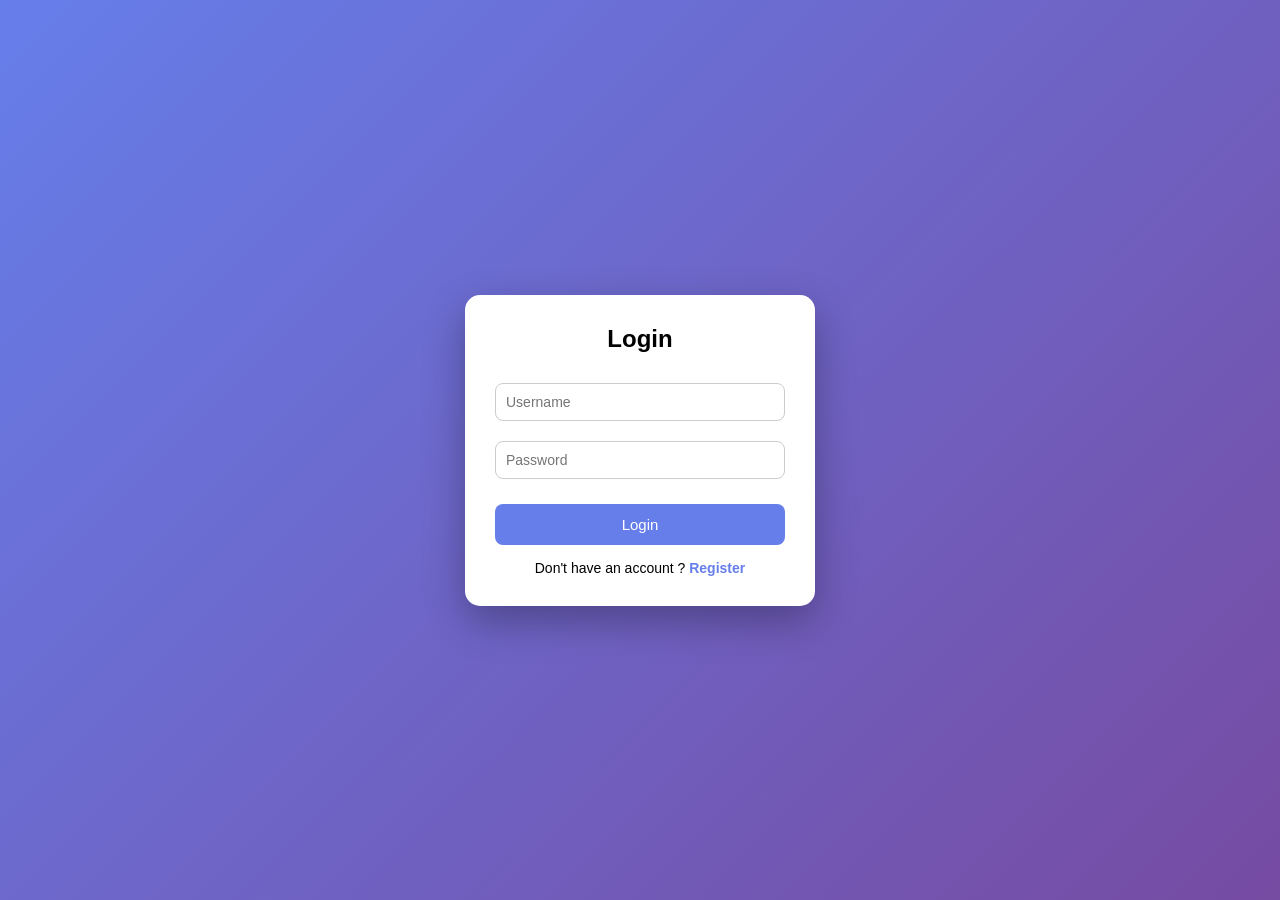
<file: index.html>
<!DOCTYPE html>
<html lang="en">
<head>
    <meta charset="UTF-8">
    <meta name="viewport" content="width=device-width, initial-scale=1.0">
    <title>Login</title>
    <link rel="stylesheet" href="style.css">

</head>
<body>
    <div class="container"> <!--This to create the center box-->
        <form>  <!--This is for the Login Form-->
            <h2>Login</h2>

            <input type="text" placeholder="Username" required> <!--this is for the username-->
            <input type="password" placeholder="Password" required> <!--this for the password-->
            <!-- now for the login button : -->
            <button type="submit">Login</button>
            <p>Don't have an account ? <a href="index2.html">Register</a></p> <!--if user does not have an account, click on register and gets directed to another page to register-->

        </form>
    </div>
</body>
</html>
</file>
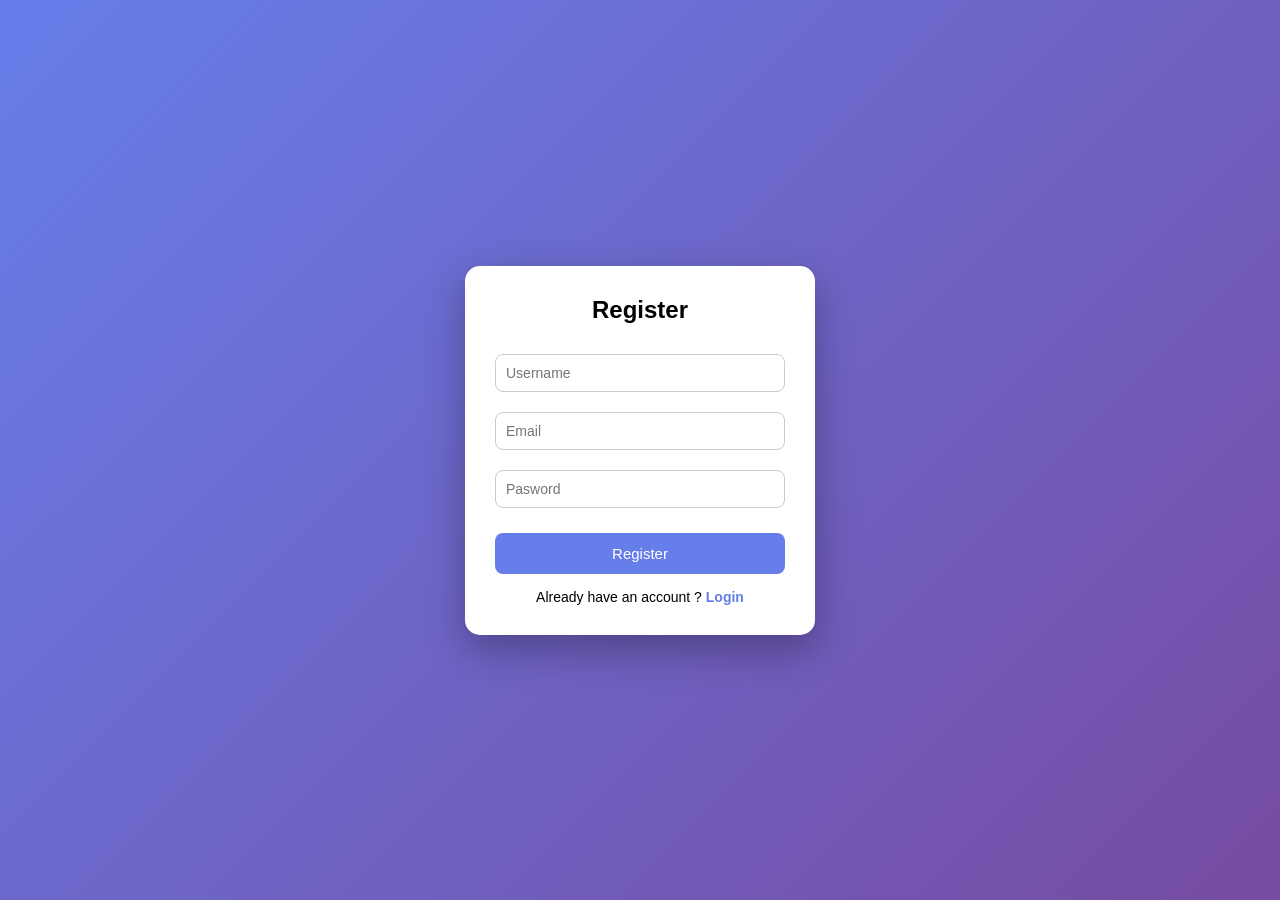
<file: index2.html>
<!DOCTYPE html>
<html lang="en">
<head>
    <meta charset="UTF-8">
    <meta name="viewport" content="width=device-width, initial-scale=1.0">
    <title>Register</title>
    <link rel="stylesheet" href="style.css">
</head>
<body>
    <div class="container">
        <form>
            <h2>Register</h2>

            <input type="text" placeholder="Username" required>  <!--This is for the Username-->
            <input type="email" placeholder="Email" required> <!--This is for the Email-->
            <input type="password" placeholder="Pasword" required>  <!--This is for the password -->
            <!-- now for the register button -->
             <button type="submit">Register</button>
            
             <!--Now if the user has an account, we can direct him to the login page by   -->
             <p>Already have an account ? <a href="index.html">Login</a></p>

        </form>
    </div>   
</body>
</html>
</file>
<file: style.css>
* {
    margin: 0px; /* Remove default spacing*/
    padding: 0px;
    box-sizing: border-box;
    font-family: 'Segoe UI', sans-serif;


}

/* now for the page layout */
body {
    height: 100vh; /*means 100% full view port/ full screen */
    display: flex;
    /* now to make the container the the center/middle of the page  */
    justify-content: center; /*center the items horizontally*/
    align-items: center; /* center the items vertically*/ 
    background: linear-gradient(
            135deg, /*direction of colour- bottom l;eft to top right-diagonal*/ 
            rgb(102,126,234),
             rgb(118,75,162) );
}

/* now for the container */
.container {
    width: 350px;
}

form {
    background: white;
    padding: 30px;
    border-radius: 15px;
    box-shadow: 0px 15px 40px rgba(0, 0, 0, 0.3);
    display: flex;
    flex-direction: column;
}

h2 {
    text-align: center;
    margin-bottom: 20px;

}

input {
    margin: 10px 0px; /*10px from top and 0px from bottom*/
    padding: 10px;
    border-radius: 8px;
    border: 1px solid rgb(204, 204, 204); /*light grey*/
    font-size: 14px;
}

/* button base */
button {
    margin-top: 15px;
    padding: 12px;
    border: none;
    border-radius: 8px;
    background: rgb(102, 126, 234); /*this is the main color*/
    color: white;
    cursor: pointer;
    font-size: 15px;
    position: relative; /*need for the glow */
    z-index: 1;
    overflow: hidden;
}

/* for the glow layer */
button::before {
    content: ""; /*creates a fake layer */

    position: absolute;
    top: -2px;
    left: -2px;

    width: calc(100% + 4px); /* this is to make it bigger than the button*/
    height: calc(100% + 4px);
    border-radius: 10px;
    /* for the gradient glow */
    background: linear-gradient(
        45deg,
        rgb(255,0,0),
        rgb(255,115,0),
        rgb(255,251,0),
        rgb(72,255,0),
        rgb(0,255,213),
        rgb(0,43,255),
        rgb(122,0,255),
        rgb(255,0,200),
    );
    z-index: -1;
    filter: blur(8px); /*soft glow*/
    opacity: 0;
    transition: opacity 0.3s ease-in-out;

}

/* to show glow on hover */
button:hover::before {
    opacity: 1;
}

button:active {
    transform: scale(0.97);
}

p {
    margin-top: 15px;
    text-align: center;
    font-size: 14px;
}

a {
    color: rgb(102, 126, 234);
    font-weight: bold;
    text-decoration: none;
}
</file>
